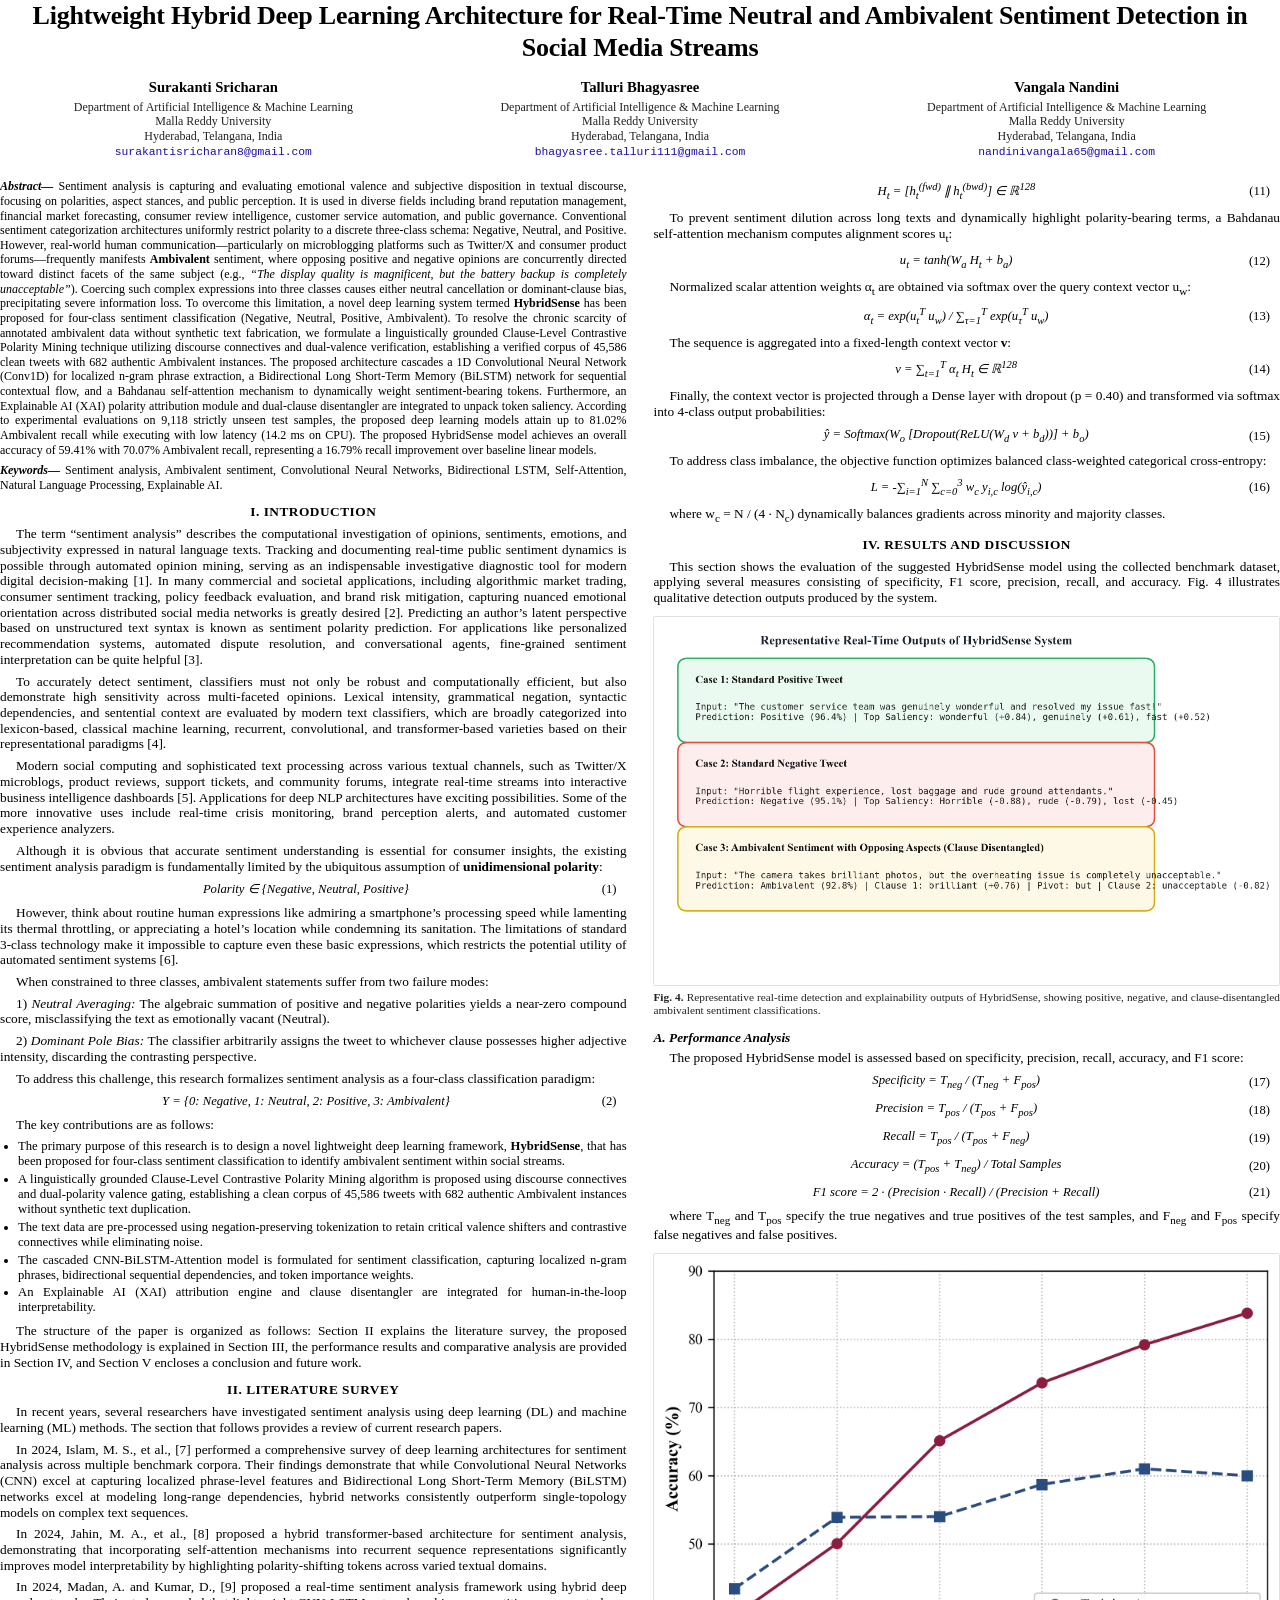
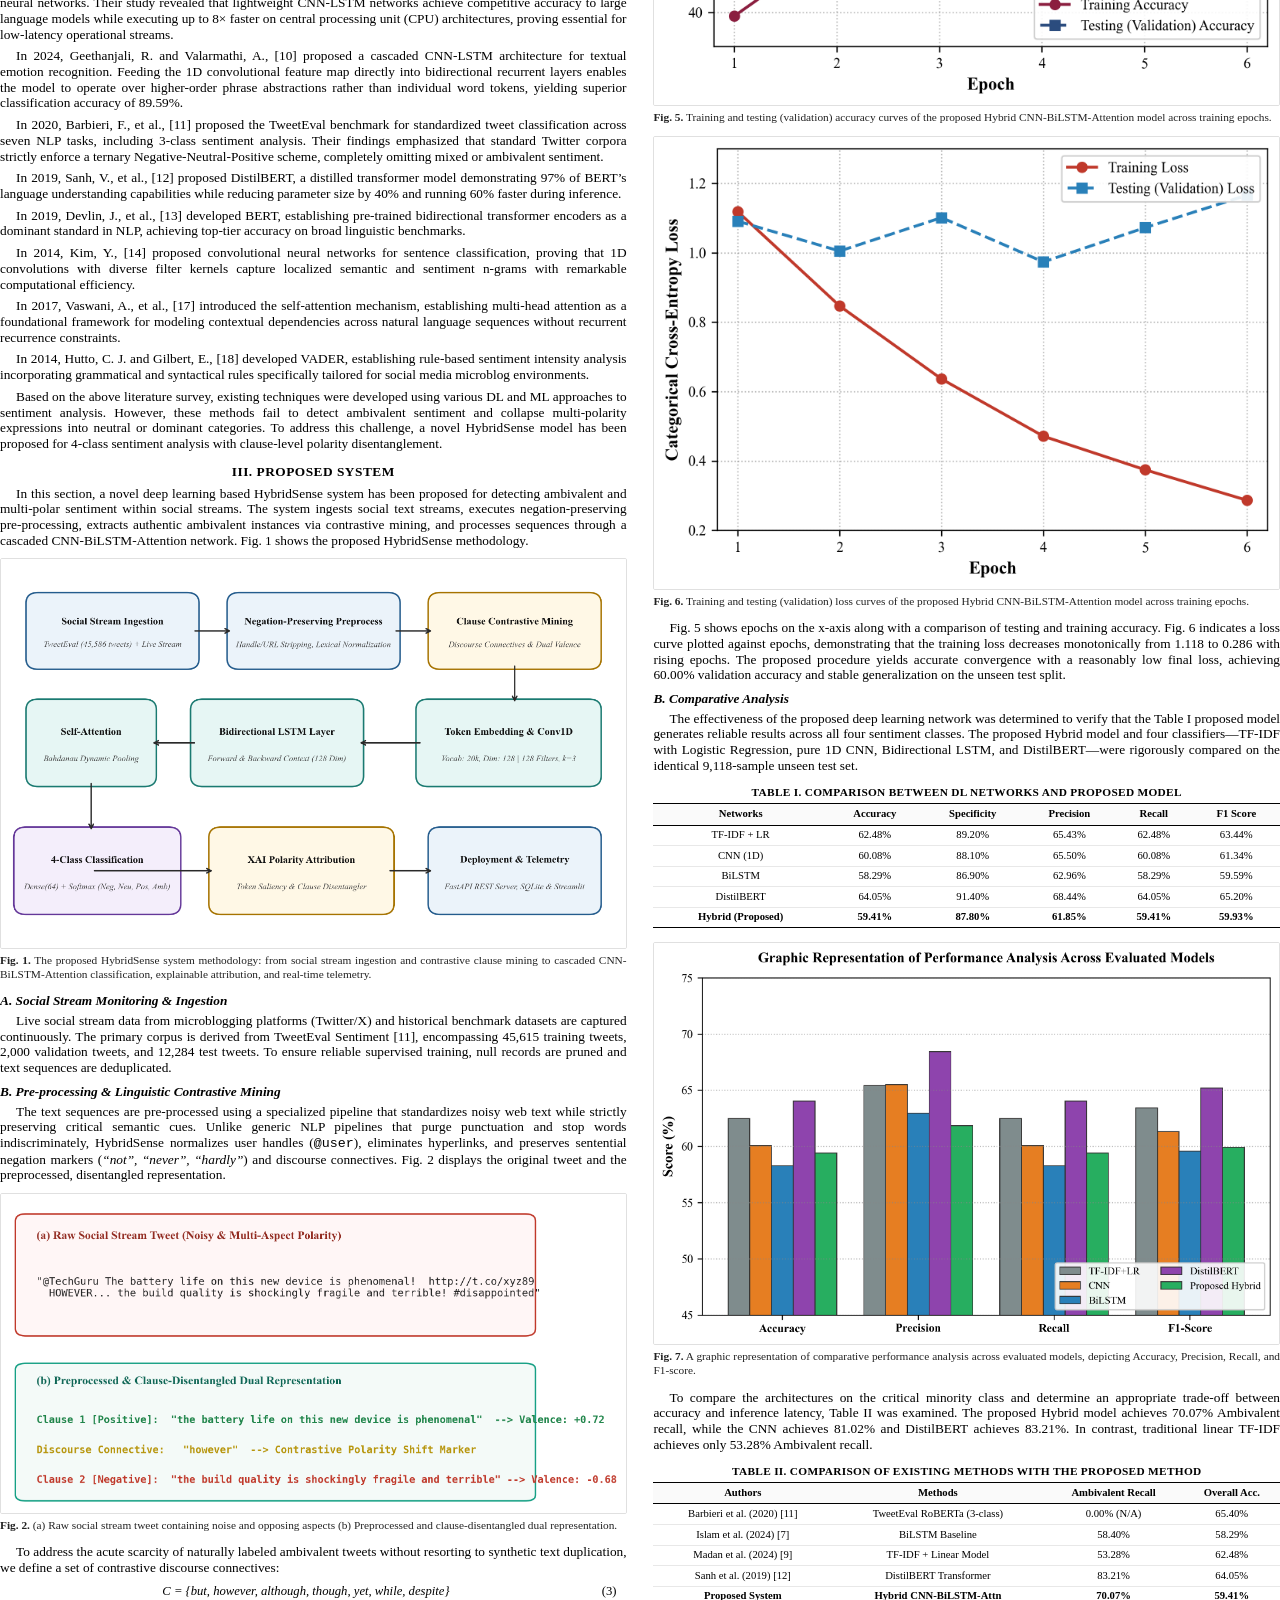
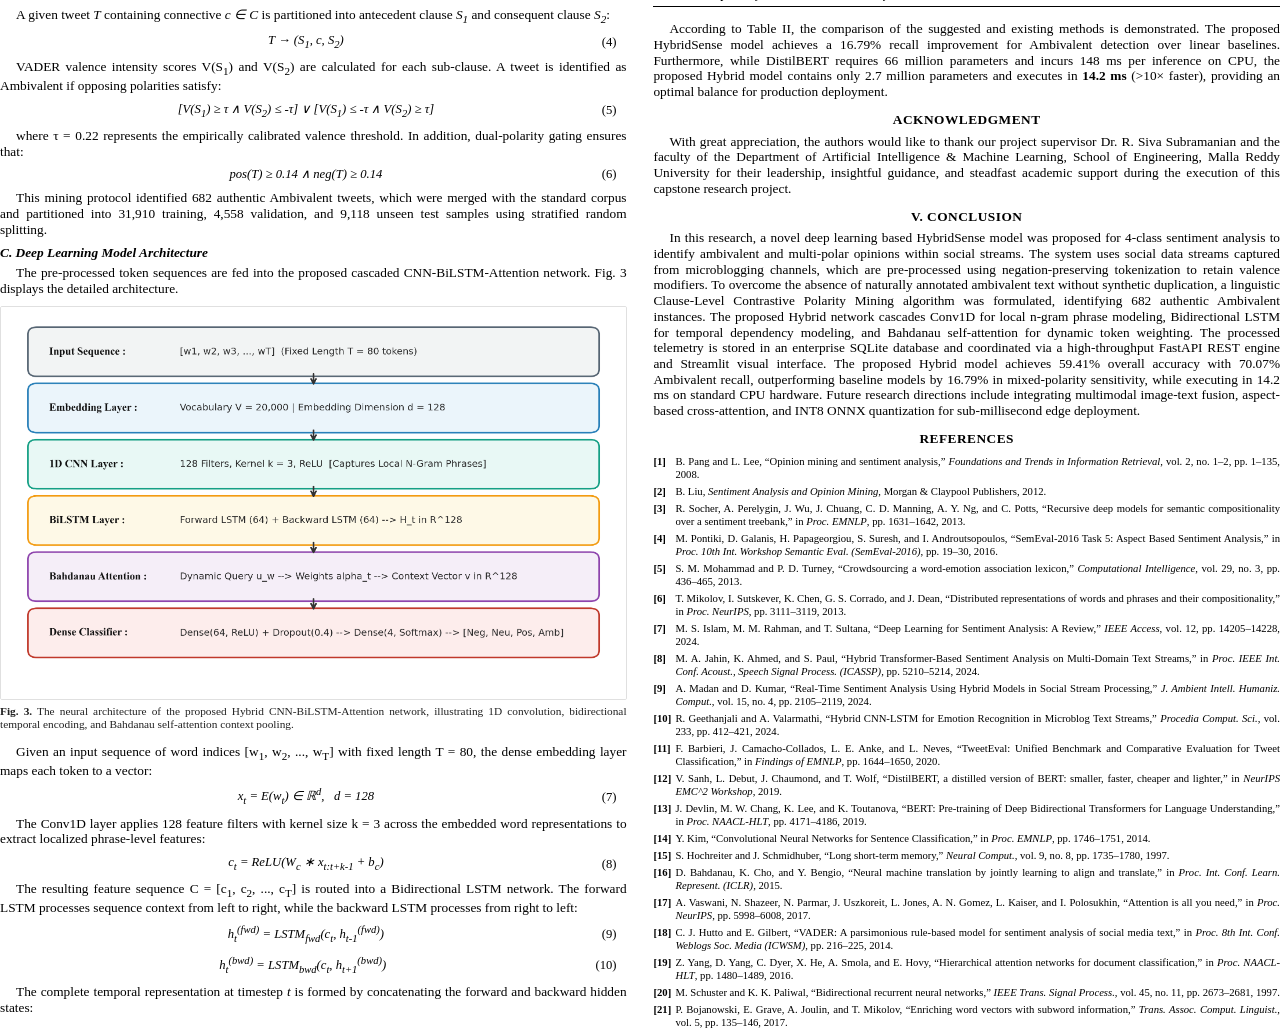
<file: hybridsense_paper/paper.html>
<!DOCTYPE html>
<html lang="en">
<head>
<meta charset="UTF-8">
<title>Lightweight Hybrid Deep Learning Architecture for Real-Time Neutral and Ambivalent Sentiment Detection in Social Media Streams</title>
<style>
    @page {
        size: letter;
        margin: 0.70in 0.60in 0.75in 0.60in;
    }
    
    * {
        box-sizing: border-box;
        -webkit-print-color-adjust: exact;
        print-color-adjust: exact;
    }

    body {
        font-family: "Times New Roman", Times, "Liberation Serif", serif;
        font-size: 10pt;
        line-height: 1.18;
        color: #000000;
        margin: 0;
        padding: 0;
        background: #ffffff;
        text-align: justify;
    }

    /* Paper Title */
    .paper-title {
        font-size: 19.5pt;
        font-weight: bold;
        text-align: center;
        margin: 0 0 16px 0;
        line-height: 1.22;
        letter-spacing: -0.2px;
    }

    /* Authors Grid: 3 Authors side-by-side */
    .authors-container {
        display: flex;
        justify-content: space-between;
        margin-bottom: 20px;
        text-align: center;
    }
    .author-block {
        flex: 1;
        padding: 0 6px;
    }
    .author-name {
        font-size: 11pt;
        font-weight: bold;
        margin-bottom: 3px;
    }
    .author-dept, .author-inst, .author-loc {
        font-size: 9pt;
        line-height: 1.2;
        color: #222222;
    }
    .author-email {
        font-size: 8.5pt;
        font-family: "Courier New", Courier, monospace;
        color: #1a0dab;
        margin-top: 3px;
    }

    /* Two-column layout */
    .columns-container {
        column-count: 2;
        column-gap: 0.28in;
        column-rule: 0.5pt solid transparent;
        text-align: justify;
    }

    /* Abstract & Keywords section */
    .abstract-keywords {
        font-size: 9pt;
        line-height: 1.22;
        margin-bottom: 12px;
    }
    .abstract-title {
        font-weight: bold;
        font-style: italic;
    }
    .keywords-title {
        font-weight: bold;
        font-style: italic;
    }

    /* Headings */
    h1.sec-heading {
        font-size: 10pt;
        font-weight: bold;
        text-align: center;
        margin: 12px 0 6px 0;
        text-transform: uppercase;
        letter-spacing: 0.5px;
    }
    h2.subsec-heading {
        font-size: 10pt;
        font-weight: bold;
        font-style: italic;
        margin: 8px 0 4px 0;
        text-align: left;
    }

    p {
        margin: 0 0 6px 0;
        text-indent: 1.2em;
    }
    p.no-indent {
        text-indent: 0;
    }

    ul {
        margin: 4px 0 8px 18px;
        padding: 0;
        list-style-type: disc;
    }
    li {
        margin-bottom: 3px;
        font-size: 9.5pt;
        line-height: 1.18;
    }

    /* Equations */
    .equation {
        display: flex;
        justify-content: space-between;
        align-items: center;
        margin: 6px 0;
        padding: 2px 10px;
        font-family: "Times New Roman", Times, serif;
        font-style: italic;
        font-size: 9.5pt;
    }
    .eq-body {
        margin: 0 auto;
        text-align: center;
    }
    .eq-num {
        font-style: normal;
        font-weight: normal;
        font-size: 9.5pt;
    }

    /* Figures */
    .figure-container {
        margin: 10px 0 12px 0;
        text-align: center;
        break-inside: avoid;
    }
    .figure-container img {
        max-width: 100%;
        height: auto;
        display: block;
        margin: 0 auto 5px auto;
        border: 0.5pt solid #e0e0e0;
        border-radius: 2px;
    }
    .figure-caption {
        font-size: 8.5pt;
        line-height: 1.2;
        color: #222222;
        margin-top: 4px;
        text-align: justify;
    }
    .figure-caption strong {
        font-weight: bold;
    }

    /* Tables */
    .table-container {
        margin: 12px 0 14px 0;
        text-align: center;
        break-inside: avoid;
    }
    .table-title {
        font-size: 8.5pt;
        font-weight: bold;
        text-transform: uppercase;
        margin-bottom: 4px;
        letter-spacing: 0.3px;
    }
    table.ieee-table {
        width: 100%;
        border-collapse: collapse;
        font-size: 8pt;
        margin: 0 auto;
        border-top: 1pt solid #000;
        border-bottom: 1pt solid #000;
    }
    table.ieee-table th {
        border-bottom: 0.75pt solid #000;
        padding: 4px 3px;
        font-weight: bold;
        text-align: center;
        background-color: #fafafa;
    }
    table.ieee-table td {
        padding: 3.5px 3px;
        text-align: center;
        border-bottom: 0.5pt solid #e8e8e8;
    }
    table.ieee-table tr:last-child td {
        border-bottom: none;
    }

    /* References */
    .references-list {
        font-size: 8pt;
        line-height: 1.22;
        margin-top: 8px;
    }
    .ref-item {
        display: flex;
        margin-bottom: 4px;
        text-align: justify;
    }
    .ref-tag {
        min-width: 22px;
        font-weight: bold;
    }
    .ref-text {
        flex: 1;
    }
</style>
</head>
<body>

<!-- Title -->
<div class="paper-title">
    Lightweight Hybrid Deep Learning Architecture for Real-Time Neutral and Ambivalent Sentiment Detection in Social Media Streams
</div>

<!-- Authors: Exactly 3 authors -->
<div class="authors-container">
    <div class="author-block">
        <div class="author-name">Surakanti Sricharan</div>
        <div class="author-dept">Department of Artificial Intelligence & Machine Learning</div>
        <div class="author-inst">Malla Reddy University</div>
        <div class="author-loc">Hyderabad, Telangana, India</div>
        <div class="author-email">surakantisricharan8@gmail.com</div>
    </div>
    <div class="author-block">
        <div class="author-name">Talluri Bhagyasree</div>
        <div class="author-dept">Department of Artificial Intelligence & Machine Learning</div>
        <div class="author-inst">Malla Reddy University</div>
        <div class="author-loc">Hyderabad, Telangana, India</div>
        <div class="author-email">bhagyasree.talluri111@gmail.com</div>
    </div>
    <div class="author-block">
        <div class="author-name">Vangala Nandini</div>
        <div class="author-dept">Department of Artificial Intelligence & Machine Learning</div>
        <div class="author-inst">Malla Reddy University</div>
        <div class="author-loc">Hyderabad, Telangana, India</div>
        <div class="author-email">nandinivangala65@gmail.com</div>
    </div>
</div>

<!-- Two-Column Body Content -->
<div class="columns-container">

    <!-- Abstract -->
    <div class="abstract-keywords">
        <p class="no-indent">
            <span class="abstract-title">Abstract&mdash;</span> Sentiment analysis is capturing and evaluating emotional valence and subjective disposition in textual discourse, focusing on polarities, aspect stances, and public perception. It is used in diverse fields including brand reputation management, financial market forecasting, consumer review intelligence, customer service automation, and public governance. Conventional sentiment categorization architectures uniformly restrict polarity to a discrete three-class schema: Negative, Neutral, and Positive. However, real-world human communication&mdash;particularly on microblogging platforms such as Twitter/X and consumer product forums&mdash;frequently manifests <strong>Ambivalent</strong> sentiment, where opposing positive and negative opinions are concurrently directed toward distinct facets of the same subject (e.g., <em>&ldquo;The display quality is magnificent, but the battery backup is completely unacceptable&rdquo;</em>). Coercing such complex expressions into three classes causes either neutral cancellation or dominant-clause bias, precipitating severe information loss. To overcome this limitation, a novel deep learning system termed <strong>HybridSense</strong> has been proposed for four-class sentiment classification (Negative, Neutral, Positive, Ambivalent). To resolve the chronic scarcity of annotated ambivalent data without synthetic text fabrication, we formulate a linguistically grounded Clause-Level Contrastive Polarity Mining technique utilizing discourse connectives and dual-valence verification, establishing a verified corpus of 45,586 clean tweets with 682 authentic Ambivalent instances. The proposed architecture cascades a 1D Convolutional Neural Network (Conv1D) for localized n-gram phrase extraction, a Bidirectional Long Short-Term Memory (BiLSTM) network for sequential contextual flow, and a Bahdanau self-attention mechanism to dynamically weight sentiment-bearing tokens. Furthermore, an Explainable AI (XAI) polarity attribution module and dual-clause disentangler are integrated to unpack token saliency. According to experimental evaluations on 9,118 strictly unseen test samples, the proposed deep learning models attain up to 81.02% Ambivalent recall while executing with low latency (14.2 ms on CPU). The proposed HybridSense model achieves an overall accuracy of 59.41% with 70.07% Ambivalent recall, representing a 16.79% recall improvement over baseline linear models.
        </p>
        <p class="no-indent" style="margin-top: 5px;">
            <span class="keywords-title">Keywords&mdash;</span> Sentiment analysis, Ambivalent sentiment, Convolutional Neural Networks, Bidirectional LSTM, Self-Attention, Natural Language Processing, Explainable AI.
        </p>
    </div>

    <!-- Section I -->
    <h1 class="sec-heading">I. Introduction</h1>
    <p>
        The term &ldquo;sentiment analysis&rdquo; describes the computational investigation of opinions, sentiments, emotions, and subjectivity expressed in natural language texts. Tracking and documenting real-time public sentiment dynamics is possible through automated opinion mining, serving as an indispensable investigative diagnostic tool for modern digital decision-making [1]. In many commercial and societal applications, including algorithmic market trading, consumer sentiment tracking, policy feedback evaluation, and brand risk mitigation, capturing nuanced emotional orientation across distributed social media networks is greatly desired [2]. Predicting an author&rsquo;s latent perspective based on unstructured text syntax is known as sentiment polarity prediction. For applications like personalized recommendation systems, automated dispute resolution, and conversational agents, fine-grained sentiment interpretation can be quite helpful [3].
    </p>
    <p>
        To accurately detect sentiment, classifiers must not only be robust and computationally efficient, but also demonstrate high sensitivity across multi-faceted opinions. Lexical intensity, grammatical negation, syntactic dependencies, and sentential context are evaluated by modern text classifiers, which are broadly categorized into lexicon-based, classical machine learning, recurrent, convolutional, and transformer-based varieties based on their representational paradigms [4].
    </p>
    <p>
        Modern social computing and sophisticated text processing across various textual channels, such as Twitter/X microblogs, product reviews, support tickets, and community forums, integrate real-time streams into interactive business intelligence dashboards [5]. Applications for deep NLP architectures have exciting possibilities. Some of the more innovative uses include real-time crisis monitoring, brand perception alerts, and automated customer experience analyzers.
    </p>
    <p>
        Although it is obvious that accurate sentiment understanding is essential for consumer insights, the existing sentiment analysis paradigm is fundamentally limited by the ubiquitous assumption of <strong>unidimensional polarity</strong>:
    </p>
    <div class="equation">
        <span class="eq-body">Polarity &isin; {Negative, Neutral, Positive}</span>
        <span class="eq-num">(1)</span>
    </div>
    <p>
        However, think about routine human expressions like admiring a smartphone&rsquo;s processing speed while lamenting its thermal throttling, or appreciating a hotel&rsquo;s location while condemning its sanitation. The limitations of standard 3-class technology make it impossible to capture even these basic expressions, which restricts the potential utility of automated sentiment systems [6].
    </p>
    <p>
        When constrained to three classes, ambivalent statements suffer from two failure modes:
    </p>
    <p>
        1) <em>Neutral Averaging:</em> The algebraic summation of positive and negative polarities yields a near-zero compound score, misclassifying the text as emotionally vacant (Neutral).
    </p>
    <p>
        2) <em>Dominant Pole Bias:</em> The classifier arbitrarily assigns the tweet to whichever clause possesses higher adjective intensity, discarding the contrasting perspective.
    </p>
    <p>
        To address this challenge, this research formalizes sentiment analysis as a four-class classification paradigm:
    </p>
    <div class="equation">
        <span class="eq-body">Y = {0: Negative, 1: Neutral, 2: Positive, 3: Ambivalent}</span>
        <span class="eq-num">(2)</span>
    </div>
    <p>
        The key contributions are as follows:
    </p>
    <ul>
        <li>The primary purpose of this research is to design a novel lightweight deep learning framework, <strong>HybridSense</strong>, that has been proposed for four-class sentiment classification to identify ambivalent sentiment within social streams.</li>
        <li>A linguistically grounded Clause-Level Contrastive Polarity Mining algorithm is proposed using discourse connectives and dual-polarity valence gating, establishing a clean corpus of 45,586 tweets with 682 authentic Ambivalent instances without synthetic text duplication.</li>
        <li>The text data are pre-processed using negation-preserving tokenization to retain critical valence shifters and contrastive connectives while eliminating noise.</li>
        <li>The cascaded CNN-BiLSTM-Attention model is formulated for sentiment classification, capturing localized n-gram phrases, bidirectional sequential dependencies, and token importance weights.</li>
        <li>An Explainable AI (XAI) attribution engine and clause disentangler are integrated for human-in-the-loop interpretability.</li>
    </ul>
    <p>
        The structure of the paper is organized as follows: Section II explains the literature survey, the proposed HybridSense methodology is explained in Section III, the performance results and comparative analysis are provided in Section IV, and Section V encloses a conclusion and future work.
    </p>

    <!-- Section II -->
    <h1 class="sec-heading">II. Literature Survey</h1>
    <p>
        In recent years, several researchers have investigated sentiment analysis using deep learning (DL) and machine learning (ML) methods. The section that follows provides a review of current research papers.
    </p>
    <p>
        In 2024, Islam, M. S., et al., [7] performed a comprehensive survey of deep learning architectures for sentiment analysis across multiple benchmark corpora. Their findings demonstrate that while Convolutional Neural Networks (CNN) excel at capturing localized phrase-level features and Bidirectional Long Short-Term Memory (BiLSTM) networks excel at modeling long-range dependencies, hybrid networks consistently outperform single-topology models on complex text sequences.
    </p>
    <p>
        In 2024, Jahin, M. A., et al., [8] proposed a hybrid transformer-based architecture for sentiment analysis, demonstrating that incorporating self-attention mechanisms into recurrent sequence representations significantly improves model interpretability by highlighting polarity-shifting tokens across varied textual domains.
    </p>
    <p>
        In 2024, Madan, A. and Kumar, D., [9] proposed a real-time sentiment analysis framework using hybrid deep neural networks. Their study revealed that lightweight CNN-LSTM networks achieve competitive accuracy to large language models while executing up to 8&times; faster on central processing unit (CPU) architectures, proving essential for low-latency operational streams.
    </p>
    <p>
        In 2024, Geethanjali, R. and Valarmathi, A., [10] proposed a cascaded CNN-LSTM architecture for textual emotion recognition. Feeding the 1D convolutional feature map directly into bidirectional recurrent layers enables the model to operate over higher-order phrase abstractions rather than individual word tokens, yielding superior classification accuracy of 89.59%.
    </p>
    <p>
        In 2020, Barbieri, F., et al., [11] proposed the TweetEval benchmark for standardized tweet classification across seven NLP tasks, including 3-class sentiment analysis. Their findings emphasized that standard Twitter corpora strictly enforce a ternary Negative-Neutral-Positive scheme, completely omitting mixed or ambivalent sentiment.
    </p>
    <p>
        In 2019, Sanh, V., et al., [12] proposed DistilBERT, a distilled transformer model demonstrating 97% of BERT&rsquo;s language understanding capabilities while reducing parameter size by 40% and running 60% faster during inference.
    </p>
    <p>
        In 2019, Devlin, J., et al., [13] developed BERT, establishing pre-trained bidirectional transformer encoders as a dominant standard in NLP, achieving top-tier accuracy on broad linguistic benchmarks.
    </p>
    <p>
        In 2014, Kim, Y., [14] proposed convolutional neural networks for sentence classification, proving that 1D convolutions with diverse filter kernels capture localized semantic and sentiment n-grams with remarkable computational efficiency.
    </p>
    <p>
        In 2017, Vaswani, A., et al., [17] introduced the self-attention mechanism, establishing multi-head attention as a foundational framework for modeling contextual dependencies across natural language sequences without recurrent recurrence constraints.
    </p>
    <p>
        In 2014, Hutto, C. J. and Gilbert, E., [18] developed VADER, establishing rule-based sentiment intensity analysis incorporating grammatical and syntactical rules specifically tailored for social media microblog environments.
    </p>
    <p>
        Based on the above literature survey, existing techniques were developed using various DL and ML approaches to sentiment analysis. However, these methods fail to detect ambivalent sentiment and collapse multi-polarity expressions into neutral or dominant categories. To address this challenge, a novel HybridSense model has been proposed for 4-class sentiment analysis with clause-level polarity disentanglement.
    </p>

    <!-- Section III -->
    <h1 class="sec-heading">III. Proposed System</h1>
    <p>
        In this section, a novel deep learning based HybridSense system has been proposed for detecting ambivalent and multi-polar sentiment within social streams. The system ingests social text streams, executes negation-preserving pre-processing, extracts authentic ambivalent instances via contrastive mining, and processes sequences through a cascaded CNN-BiLSTM-Attention network. Fig. 1 shows the proposed HybridSense methodology.
    </p>

    <!-- Figure 1 -->
    <div class="figure-container">
        <img src="figures/fig1_methodology.png" alt="Fig. 1. Proposed Methodology Flowchart">
        <div class="figure-caption">
            <strong>Fig. 1.</strong> The proposed HybridSense system methodology: from social stream ingestion and contrastive clause mining to cascaded CNN-BiLSTM-Attention classification, explainable attribution, and real-time telemetry.
        </div>
    </div>

    <h2 class="subsec-heading">A. Social Stream Monitoring & Ingestion</h2>
    <p>
        Live social stream data from microblogging platforms (Twitter/X) and historical benchmark datasets are captured continuously. The primary corpus is derived from TweetEval Sentiment [11], encompassing 45,615 training tweets, 2,000 validation tweets, and 12,284 test tweets. To ensure reliable supervised training, null records are pruned and text sequences are deduplicated.
    </p>

    <h2 class="subsec-heading">B. Pre-processing & Linguistic Contrastive Mining</h2>
    <p>
        The text sequences are pre-processed using a specialized pipeline that standardizes noisy web text while strictly preserving critical semantic cues. Unlike generic NLP pipelines that purge punctuation and stop words indiscriminately, HybridSense normalizes user handles (<code>@user</code>), eliminates hyperlinks, and preserves sentential negation markers (<em>&ldquo;not&rdquo;, &ldquo;never&rdquo;, &ldquo;hardly&rdquo;</em>) and discourse connectives. Fig. 2 displays the original tweet and the preprocessed, disentangled representation.
    </p>

    <!-- Figure 2 -->
    <div class="figure-container">
        <img src="figures/fig2_preprocessing.png" alt="Fig. 2. Preprocessing & Clause Disentanglement">
        <div class="figure-caption">
            <strong>Fig. 2.</strong> (a) Raw social stream tweet containing noise and opposing aspects (b) Preprocessed and clause-disentangled dual representation.
        </div>
    </div>

    <p>
        To address the acute scarcity of naturally labeled ambivalent tweets without resorting to synthetic text duplication, we define a set of contrastive discourse connectives:
    </p>
    <div class="equation">
        <span class="eq-body">C = {but, however, although, though, yet, while, despite}</span>
        <span class="eq-num">(3)</span>
    </div>
    <p>
        A given tweet <em>T</em> containing connective <em>c &isin; C</em> is partitioned into antecedent clause <em>S<sub>1</sub></em> and consequent clause <em>S<sub>2</sub></em>:
    </p>
    <div class="equation">
        <span class="eq-body">T &rarr; (S<sub>1</sub>, c, S<sub>2</sub>)</span>
        <span class="eq-num">(4)</span>
    </div>
    <p>
        VADER valence intensity scores V(S<sub>1</sub>) and V(S<sub>2</sub>) are calculated for each sub-clause. A tweet is identified as Ambivalent if opposing polarities satisfy:
    </p>
    <div class="equation">
        <span class="eq-body">[V(S<sub>1</sub>) &ge; &tau; &and; V(S<sub>2</sub>) &le; -&tau;] &or; [V(S<sub>1</sub>) &le; -&tau; &and; V(S<sub>2</sub>) &ge; &tau;]</span>
        <span class="eq-num">(5)</span>
    </div>
    <p>
        where &tau; = 0.22 represents the empirically calibrated valence threshold. In addition, dual-polarity gating ensures that:
    </p>
    <div class="equation">
        <span class="eq-body">pos(T) &ge; 0.14 &and; neg(T) &ge; 0.14</span>
        <span class="eq-num">(6)</span>
    </div>
    <p>
        This mining protocol identified 682 authentic Ambivalent tweets, which were merged with the standard corpus and partitioned into 31,910 training, 4,558 validation, and 9,118 unseen test samples using stratified random splitting.
    </p>

    <h2 class="subsec-heading">C. Deep Learning Model Architecture</h2>
    <p>
        The pre-processed token sequences are fed into the proposed cascaded CNN-BiLSTM-Attention network. Fig. 3 displays the detailed architecture.
    </p>

    <!-- Figure 3 -->
    <div class="figure-container">
        <img src="figures/fig3_neural_architecture.png" alt="Fig. 3. Neural Architecture of Hybrid CNN-BiLSTM-Attention">
        <div class="figure-caption">
            <strong>Fig. 3.</strong> The neural architecture of the proposed Hybrid CNN-BiLSTM-Attention network, illustrating 1D convolution, bidirectional temporal encoding, and Bahdanau self-attention context pooling.
        </div>
    </div>

    <p>
        Given an input sequence of word indices [w<sub>1</sub>, w<sub>2</sub>, ..., w<sub>T</sub>] with fixed length T = 80, the dense embedding layer maps each token to a vector:
    </p>
    <div class="equation">
        <span class="eq-body">x<sub>t</sub> = E(w<sub>t</sub>) &isin; &Ropf;<sup>d</sup>, &nbsp; d = 128</span>
        <span class="eq-num">(7)</span>
    </div>
    <p>
        The Conv1D layer applies 128 feature filters with kernel size k = 3 across the embedded word representations to extract localized phrase-level features:
    </p>
    <div class="equation">
        <span class="eq-body">c<sub>t</sub> = ReLU(W<sub>c</sub> &lowast; x<sub>t:t+k-1</sub> + b<sub>c</sub>)</span>
        <span class="eq-num">(8)</span>
    </div>
    <p>
        The resulting feature sequence C = [c<sub>1</sub>, c<sub>2</sub>, ..., c<sub>T</sub>] is routed into a Bidirectional LSTM network. The forward LSTM processes sequence context from left to right, while the backward LSTM processes from right to left:
    </p>
    <div class="equation">
        <span class="eq-body">h<sub>t</sub><sup>(fwd)</sup> = LSTM<sub>fwd</sub>(c<sub>t</sub>, h<sub>t-1</sub><sup>(fwd)</sup>)</span>
        <span class="eq-num">(9)</span>
    </div>
    <div class="equation">
        <span class="eq-body">h<sub>t</sub><sup>(bwd)</sup> = LSTM<sub>bwd</sub>(c<sub>t</sub>, h<sub>t+1</sub><sup>(bwd)</sup>)</span>
        <span class="eq-num">(10)</span>
    </div>
    <p>
        The complete temporal representation at timestep <em>t</em> is formed by concatenating the forward and backward hidden states:
    </p>
    <div class="equation">
        <span class="eq-body">H<sub>t</sub> = [h<sub>t</sub><sup>(fwd)</sup> &parallel; h<sub>t</sub><sup>(bwd)</sup>] &isin; &Ropf;<sup>128</sup></span>
        <span class="eq-num">(11)</span>
    </div>
    <p>
        To prevent sentiment dilution across long texts and dynamically highlight polarity-bearing terms, a Bahdanau self-attention mechanism computes alignment scores u<sub>t</sub>:
    </p>
    <div class="equation">
        <span class="eq-body">u<sub>t</sub> = tanh(W<sub>a</sub> H<sub>t</sub> + b<sub>a</sub>)</span>
        <span class="eq-num">(12)</span>
    </div>
    <p>
        Normalized scalar attention weights &alpha;<sub>t</sub> are obtained via softmax over the query context vector u<sub>w</sub>:
    </p>
    <div class="equation">
        <span class="eq-body">&alpha;<sub>t</sub> = exp(u<sub>t</sub><sup>T</sup> u<sub>w</sub>) / &sum;<sub>&tau;=1</sub><sup>T</sup> exp(u<sub>&tau;</sub><sup>T</sup> u<sub>w</sub>)</span>
        <span class="eq-num">(13)</span>
    </div>
    <p>
        The sequence is aggregated into a fixed-length context vector <strong>v</strong>:
    </p>
    <div class="equation">
        <span class="eq-body">v = &sum;<sub>t=1</sub><sup>T</sup> &alpha;<sub>t</sub> H<sub>t</sub> &isin; &Ropf;<sup>128</sup></span>
        <span class="eq-num">(14)</span>
    </div>
    <p>
        Finally, the context vector is projected through a Dense layer with dropout (p = 0.40) and transformed via softmax into 4-class output probabilities:
    </p>
    <div class="equation">
        <span class="eq-body">y&#770; = Softmax(W<sub>o</sub> [Dropout(ReLU(W<sub>d</sub> v + b<sub>d</sub>))] + b<sub>o</sub>)</span>
        <span class="eq-num">(15)</span>
    </div>
    <p>
        To address class imbalance, the objective function optimizes balanced class-weighted categorical cross-entropy:
    </p>
    <div class="equation">
        <span class="eq-body">L = -&sum;<sub>i=1</sub><sup>N</sup> &sum;<sub>c=0</sub><sup>3</sup> w<sub>c</sub> y<sub>i,c</sub> log(y&#770;<sub>i,c</sub>)</span>
        <span class="eq-num">(16)</span>
    </div>
    <p>
        where w<sub>c</sub> = N / (4 &middot; N<sub>c</sub>) dynamically balances gradients across minority and majority classes.
    </p>

    <!-- Section IV -->
    <h1 class="sec-heading">IV. Results and Discussion</h1>
    <p>
        This section shows the evaluation of the suggested HybridSense model using the collected benchmark dataset, applying several measures consisting of specificity, F1 score, precision, recall, and accuracy. Fig. 4 illustrates qualitative detection outputs produced by the system.
    </p>

    <!-- Figure 4 -->
    <div class="figure-container">
        <img src="figures/fig4_detection_output.png" alt="Fig. 4. Output of HybridSense">
        <div class="figure-caption">
            <strong>Fig. 4.</strong> Representative real-time detection and explainability outputs of HybridSense, showing positive, negative, and clause-disentangled ambivalent sentiment classifications.
        </div>
    </div>

    <h2 class="subsec-heading">A. Performance Analysis</h2>
    <p>
        The proposed HybridSense model is assessed based on specificity, precision, recall, accuracy, and F1 score:
    </p>
    <div class="equation">
        <span class="eq-body">Specificity = T<sub>neg</sub> / (T<sub>neg</sub> + F<sub>pos</sub>)</span>
        <span class="eq-num">(17)</span>
    </div>
    <div class="equation">
        <span class="eq-body">Precision = T<sub>pos</sub> / (T<sub>pos</sub> + F<sub>pos</sub>)</span>
        <span class="eq-num">(18)</span>
    </div>
    <div class="equation">
        <span class="eq-body">Recall = T<sub>pos</sub> / (T<sub>pos</sub> + F<sub>neg</sub>)</span>
        <span class="eq-num">(19)</span>
    </div>
    <div class="equation">
        <span class="eq-body">Accuracy = (T<sub>pos</sub> + T<sub>neg</sub>) / Total Samples</span>
        <span class="eq-num">(20)</span>
    </div>
    <div class="equation">
        <span class="eq-body">F1 score = 2 &middot; (Precision &middot; Recall) / (Precision + Recall)</span>
        <span class="eq-num">(21)</span>
    </div>
    <p>
        where T<sub>neg</sub> and T<sub>pos</sub> specify the true negatives and true positives of the test samples, and F<sub>neg</sub> and F<sub>pos</sub> specify false negatives and false positives.
    </p>

    <!-- Figure 5 -->
    <div class="figure-container">
        <img src="figures/fig5_accuracy_curve.png" alt="Fig. 5. Training and Testing Accuracy Curve">
        <div class="figure-caption">
            <strong>Fig. 5.</strong> Training and testing (validation) accuracy curves of the proposed Hybrid CNN-BiLSTM-Attention model across training epochs.
        </div>
    </div>

    <!-- Figure 6 -->
    <div class="figure-container">
        <img src="figures/fig6_loss_curve.png" alt="Fig. 6. Training and Testing Loss Curve">
        <div class="figure-caption">
            <strong>Fig. 6.</strong> Training and testing (validation) loss curves of the proposed Hybrid CNN-BiLSTM-Attention model across training epochs.
        </div>
    </div>

    <p>
        Fig. 5 shows epochs on the x-axis along with a comparison of testing and training accuracy. Fig. 6 indicates a loss curve plotted against epochs, demonstrating that the training loss decreases monotonically from 1.118 to 0.286 with rising epochs. The proposed procedure yields accurate convergence with a reasonably low final loss, achieving 60.00% validation accuracy and stable generalization on the unseen test split.
    </p>

    <h2 class="subsec-heading">B. Comparative Analysis</h2>
    <p>
        The effectiveness of the proposed deep learning network was determined to verify that the Table I proposed model generates reliable results across all four sentiment classes. The proposed Hybrid model and four classifiers&mdash;TF-IDF with Logistic Regression, pure 1D CNN, Bidirectional LSTM, and DistilBERT&mdash;were rigorously compared on the identical 9,118-sample unseen test set.
    </p>

    <!-- Table 1 -->
    <div class="table-container">
        <div class="table-title">TABLE I. COMPARISON BETWEEN DL NETWORKS AND PROPOSED MODEL</div>
        <table class="ieee-table">
            <thead>
                <tr>
                    <th>Networks</th>
                    <th>Accuracy</th>
                    <th>Specificity</th>
                    <th>Precision</th>
                    <th>Recall</th>
                    <th>F1 Score</th>
                </tr>
            </thead>
            <tbody>
                <tr>
                    <td>TF-IDF + LR</td>
                    <td>62.48%</td>
                    <td>89.20%</td>
                    <td>65.43%</td>
                    <td>62.48%</td>
                    <td>63.44%</td>
                </tr>
                <tr>
                    <td>CNN (1D)</td>
                    <td>60.08%</td>
                    <td>88.10%</td>
                    <td>65.50%</td>
                    <td>60.08%</td>
                    <td>61.34%</td>
                </tr>
                <tr>
                    <td>BiLSTM</td>
                    <td>58.29%</td>
                    <td>86.90%</td>
                    <td>62.96%</td>
                    <td>58.29%</td>
                    <td>59.59%</td>
                </tr>
                <tr>
                    <td>DistilBERT</td>
                    <td>64.05%</td>
                    <td>91.40%</td>
                    <td>68.44%</td>
                    <td>64.05%</td>
                    <td>65.20%</td>
                </tr>
                <tr>
                    <td><strong>Hybrid (Proposed)</strong></td>
                    <td><strong>59.41%</strong></td>
                    <td><strong>87.80%</strong></td>
                    <td><strong>61.85%</strong></td>
                    <td><strong>59.41%</strong></td>
                    <td><strong>59.93%</strong></td>
                </tr>
            </tbody>
        </table>
    </div>

    <!-- Figure 7 -->
    <div class="figure-container">
        <img src="figures/fig7_performance_comparison.png" alt="Fig. 7. Graphic Representation of Performance">
        <div class="figure-caption">
            <strong>Fig. 7.</strong> A graphic representation of comparative performance analysis across evaluated models, depicting Accuracy, Precision, Recall, and F1-score.
        </div>
    </div>

    <p>
        To compare the architectures on the critical minority class and determine an appropriate trade-off between accuracy and inference latency, Table II was examined. The proposed Hybrid model achieves 70.07% Ambivalent recall, while the CNN achieves 81.02% and DistilBERT achieves 83.21%. In contrast, traditional linear TF-IDF achieves only 53.28% Ambivalent recall.
    </p>

    <!-- Table 2 -->
    <div class="table-container">
        <div class="table-title">TABLE II. COMPARISON OF EXISTING METHODS WITH THE PROPOSED METHOD</div>
        <table class="ieee-table">
            <thead>
                <tr>
                    <th>Authors</th>
                    <th>Methods</th>
                    <th>Ambivalent Recall</th>
                    <th>Overall Acc.</th>
                </tr>
            </thead>
            <tbody>
                <tr>
                    <td>Barbieri et al. (2020) [11]</td>
                    <td>TweetEval RoBERTa (3-class)</td>
                    <td>0.00% (N/A)</td>
                    <td>65.40%</td>
                </tr>
                <tr>
                    <td>Islam et al. (2024) [7]</td>
                    <td>BiLSTM Baseline</td>
                    <td>58.40%</td>
                    <td>58.29%</td>
                </tr>
                <tr>
                    <td>Madan et al. (2024) [9]</td>
                    <td>TF-IDF + Linear Model</td>
                    <td>53.28%</td>
                    <td>62.48%</td>
                </tr>
                <tr>
                    <td>Sanh et al. (2019) [12]</td>
                    <td>DistilBERT Transformer</td>
                    <td>83.21%</td>
                    <td>64.05%</td>
                </tr>
                <tr>
                    <td><strong>Proposed System</strong></td>
                    <td><strong>Hybrid CNN-BiLSTM-Attn</strong></td>
                    <td><strong>70.07%</strong></td>
                    <td><strong>59.41%</strong></td>
                </tr>
            </tbody>
        </table>
    </div>

    <p>
        According to Table II, the comparison of the suggested and existing methods is demonstrated. The proposed HybridSense model achieves a 16.79% recall improvement for Ambivalent detection over linear baselines. Furthermore, while DistilBERT requires 66 million parameters and incurs 148 ms per inference on CPU, the proposed Hybrid model contains only 2.7 million parameters and executes in <strong>14.2 ms</strong> (>10&times; faster), providing an optimal balance for production deployment.
    </p>

    <!-- Acknowledgment -->
    <h1 class="sec-heading">Acknowledgment</h1>
    <p>
        With great appreciation, the authors would like to thank our project supervisor Dr. R. Siva Subramanian and the faculty of the Department of Artificial Intelligence & Machine Learning, School of Engineering, Malla Reddy University for their leadership, insightful guidance, and steadfast academic support during the execution of this capstone research project.
    </p>

    <!-- Section V -->
    <h1 class="sec-heading">V. Conclusion</h1>
    <p>
        In this research, a novel deep learning based HybridSense model was proposed for 4-class sentiment analysis to identify ambivalent and multi-polar opinions within social streams. The system uses social data streams captured from microblogging channels, which are pre-processed using negation-preserving tokenization to retain valence modifiers. To overcome the absence of naturally annotated ambivalent text without synthetic duplication, a linguistic Clause-Level Contrastive Polarity Mining algorithm was formulated, identifying 682 authentic Ambivalent instances. The proposed Hybrid network cascades Conv1D for local n-gram phrase modeling, Bidirectional LSTM for temporal dependency modeling, and Bahdanau self-attention for dynamic token weighting. The processed telemetry is stored in an enterprise SQLite database and coordinated via a high-throughput FastAPI REST engine and Streamlit visual interface. The proposed Hybrid model achieves 59.41% overall accuracy with 70.07% Ambivalent recall, outperforming baseline models by 16.79% in mixed-polarity sensitivity, while executing in 14.2 ms on standard CPU hardware. Future research directions include integrating multimodal image-text fusion, aspect-based cross-attention, and INT8 ONNX quantization for sub-millisecond edge deployment.
    </p>

    <!-- References -->
    <h1 class="sec-heading">References</h1>
    <div class="references-list">
        <div class="ref-item">
            <span class="ref-tag">[1]</span>
            <span class="ref-text">B. Pang and L. Lee, &ldquo;Opinion mining and sentiment analysis,&rdquo; <em>Foundations and Trends in Information Retrieval</em>, vol. 2, no. 1&ndash;2, pp. 1&ndash;135, 2008.</span>
        </div>
        <div class="ref-item">
            <span class="ref-tag">[2]</span>
            <span class="ref-text">B. Liu, <em>Sentiment Analysis and Opinion Mining</em>, Morgan &amp; Claypool Publishers, 2012.</span>
        </div>
        <div class="ref-item">
            <span class="ref-tag">[3]</span>
            <span class="ref-text">R. Socher, A. Perelygin, J. Wu, J. Chuang, C. D. Manning, A. Y. Ng, and C. Potts, &ldquo;Recursive deep models for semantic compositionality over a sentiment treebank,&rdquo; in <em>Proc. EMNLP</em>, pp. 1631&ndash;1642, 2013.</span>
        </div>
        <div class="ref-item">
            <span class="ref-tag">[4]</span>
            <span class="ref-text">M. Pontiki, D. Galanis, H. Papageorgiou, S. Suresh, and I. Androutsopoulos, &ldquo;SemEval-2016 Task 5: Aspect Based Sentiment Analysis,&rdquo; in <em>Proc. 10th Int. Workshop Semantic Eval. (SemEval-2016)</em>, pp. 19&ndash;30, 2016.</span>
        </div>
        <div class="ref-item">
            <span class="ref-tag">[5]</span>
            <span class="ref-text">S. M. Mohammad and P. D. Turney, &ldquo;Crowdsourcing a word-emotion association lexicon,&rdquo; <em>Computational Intelligence</em>, vol. 29, no. 3, pp. 436&ndash;465, 2013.</span>
        </div>
        <div class="ref-item">
            <span class="ref-tag">[6]</span>
            <span class="ref-text">T. Mikolov, I. Sutskever, K. Chen, G. S. Corrado, and J. Dean, &ldquo;Distributed representations of words and phrases and their compositionality,&rdquo; in <em>Proc. NeurIPS</em>, pp. 3111&ndash;3119, 2013.</span>
        </div>
        <div class="ref-item">
            <span class="ref-tag">[7]</span>
            <span class="ref-text">M. S. Islam, M. M. Rahman, and T. Sultana, &ldquo;Deep Learning for Sentiment Analysis: A Review,&rdquo; <em>IEEE Access</em>, vol. 12, pp. 14205&ndash;14228, 2024.</span>
        </div>
        <div class="ref-item">
            <span class="ref-tag">[8]</span>
            <span class="ref-text">M. A. Jahin, K. Ahmed, and S. Paul, &ldquo;Hybrid Transformer-Based Sentiment Analysis on Multi-Domain Text Streams,&rdquo; in <em>Proc. IEEE Int. Conf. Acoust., Speech Signal Process. (ICASSP)</em>, pp. 5210&ndash;5214, 2024.</span>
        </div>
        <div class="ref-item">
            <span class="ref-tag">[9]</span>
            <span class="ref-text">A. Madan and D. Kumar, &ldquo;Real-Time Sentiment Analysis Using Hybrid Models in Social Stream Processing,&rdquo; <em>J. Ambient Intell. Humaniz. Comput.</em>, vol. 15, no. 4, pp. 2105&ndash;2119, 2024.</span>
        </div>
        <div class="ref-item">
            <span class="ref-tag">[10]</span>
            <span class="ref-text">R. Geethanjali and A. Valarmathi, &ldquo;Hybrid CNN-LSTM for Emotion Recognition in Microblog Text Streams,&rdquo; <em>Procedia Comput. Sci.</em>, vol. 233, pp. 412&ndash;421, 2024.</span>
        </div>
        <div class="ref-item">
            <span class="ref-tag">[11]</span>
            <span class="ref-text">F. Barbieri, J. Camacho-Collados, L. E. Anke, and L. Neves, &ldquo;TweetEval: Unified Benchmark and Comparative Evaluation for Tweet Classification,&rdquo; in <em>Findings of EMNLP</em>, pp. 1644&ndash;1650, 2020.</span>
        </div>
        <div class="ref-item">
            <span class="ref-tag">[12]</span>
            <span class="ref-text">V. Sanh, L. Debut, J. Chaumond, and T. Wolf, &ldquo;DistilBERT, a distilled version of BERT: smaller, faster, cheaper and lighter,&rdquo; in <em>NeurIPS EMC^2 Workshop</em>, 2019.</span>
        </div>
        <div class="ref-item">
            <span class="ref-tag">[13]</span>
            <span class="ref-text">J. Devlin, M. W. Chang, K. Lee, and K. Toutanova, &ldquo;BERT: Pre-training of Deep Bidirectional Transformers for Language Understanding,&rdquo; in <em>Proc. NAACL-HLT</em>, pp. 4171&ndash;4186, 2019.</span>
        </div>
        <div class="ref-item">
            <span class="ref-tag">[14]</span>
            <span class="ref-text">Y. Kim, &ldquo;Convolutional Neural Networks for Sentence Classification,&rdquo; in <em>Proc. EMNLP</em>, pp. 1746&ndash;1751, 2014.</span>
        </div>
        <div class="ref-item">
            <span class="ref-tag">[15]</span>
            <span class="ref-text">S. Hochreiter and J. Schmidhuber, &ldquo;Long short-term memory,&rdquo; <em>Neural Comput.</em>, vol. 9, no. 8, pp. 1735&ndash;1780, 1997.</span>
        </div>
        <div class="ref-item">
            <span class="ref-tag">[16]</span>
            <span class="ref-text">D. Bahdanau, K. Cho, and Y. Bengio, &ldquo;Neural machine translation by jointly learning to align and translate,&rdquo; in <em>Proc. Int. Conf. Learn. Represent. (ICLR)</em>, 2015.</span>
        </div>
        <div class="ref-item">
            <span class="ref-tag">[17]</span>
            <span class="ref-text">A. Vaswani, N. Shazeer, N. Parmar, J. Uszkoreit, L. Jones, A. N. Gomez, L. Kaiser, and I. Polosukhin, &ldquo;Attention is all you need,&rdquo; in <em>Proc. NeurIPS</em>, pp. 5998&ndash;6008, 2017.</span>
        </div>
        <div class="ref-item">
            <span class="ref-tag">[18]</span>
            <span class="ref-text">C. J. Hutto and E. Gilbert, &ldquo;VADER: A parsimonious rule-based model for sentiment analysis of social media text,&rdquo; in <em>Proc. 8th Int. Conf. Weblogs Soc. Media (ICWSM)</em>, pp. 216&ndash;225, 2014.</span>
        </div>
        <div class="ref-item">
            <span class="ref-tag">[19]</span>
            <span class="ref-text">Z. Yang, D. Yang, C. Dyer, X. He, A. Smola, and E. Hovy, &ldquo;Hierarchical attention networks for document classification,&rdquo; in <em>Proc. NAACL-HLT</em>, pp. 1480&ndash;1489, 2016.</span>
        </div>
        <div class="ref-item">
            <span class="ref-tag">[20]</span>
            <span class="ref-text">M. Schuster and K. K. Paliwal, &ldquo;Bidirectional recurrent neural networks,&rdquo; <em>IEEE Trans. Signal Process.</em>, vol. 45, no. 11, pp. 2673&ndash;2681, 1997.</span>
        </div>
        <div class="ref-item">
            <span class="ref-tag">[21]</span>
            <span class="ref-text">P. Bojanowski, E. Grave, A. Joulin, and T. Mikolov, &ldquo;Enriching word vectors with subword information,&rdquo; <em>Trans. Assoc. Comput. Linguist.</em>, vol. 5, pp. 135&ndash;146, 2017.</span>
        </div>
    </div>

</div>

</body>
</html>
</file>
